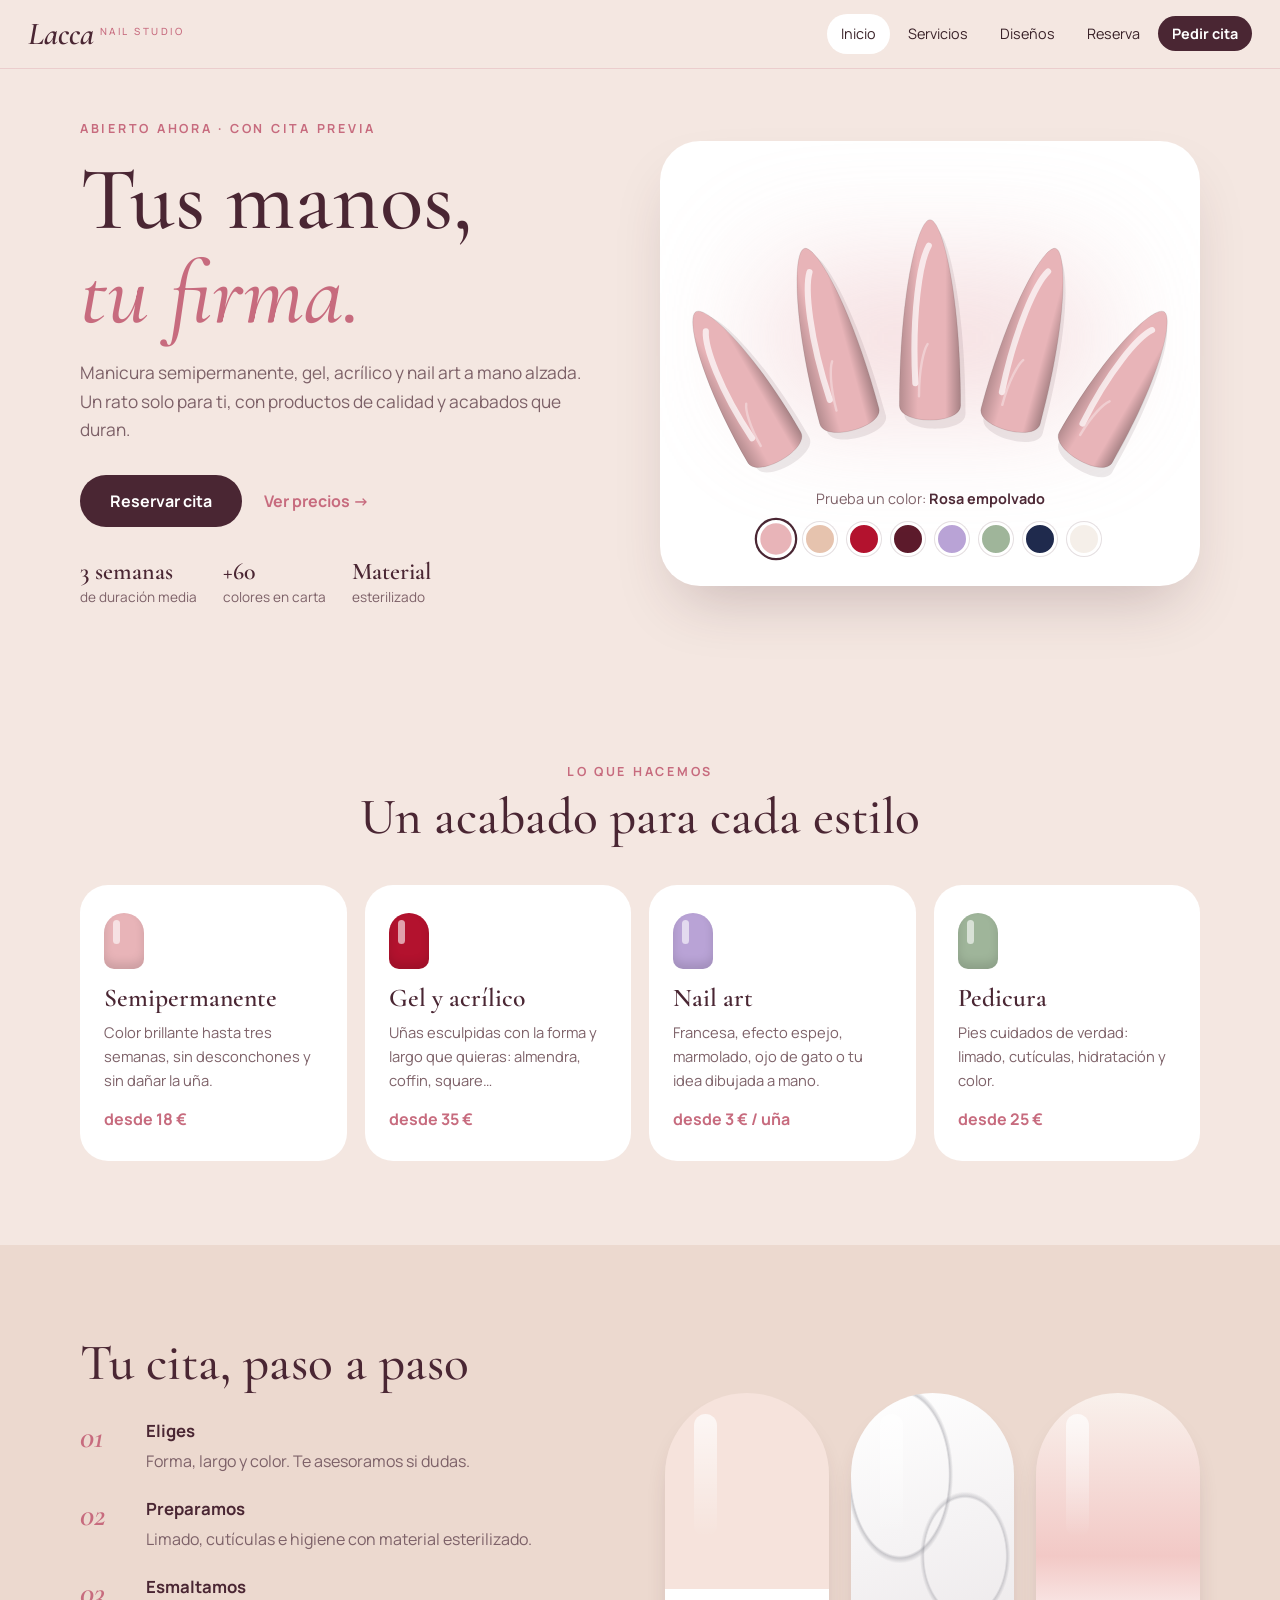
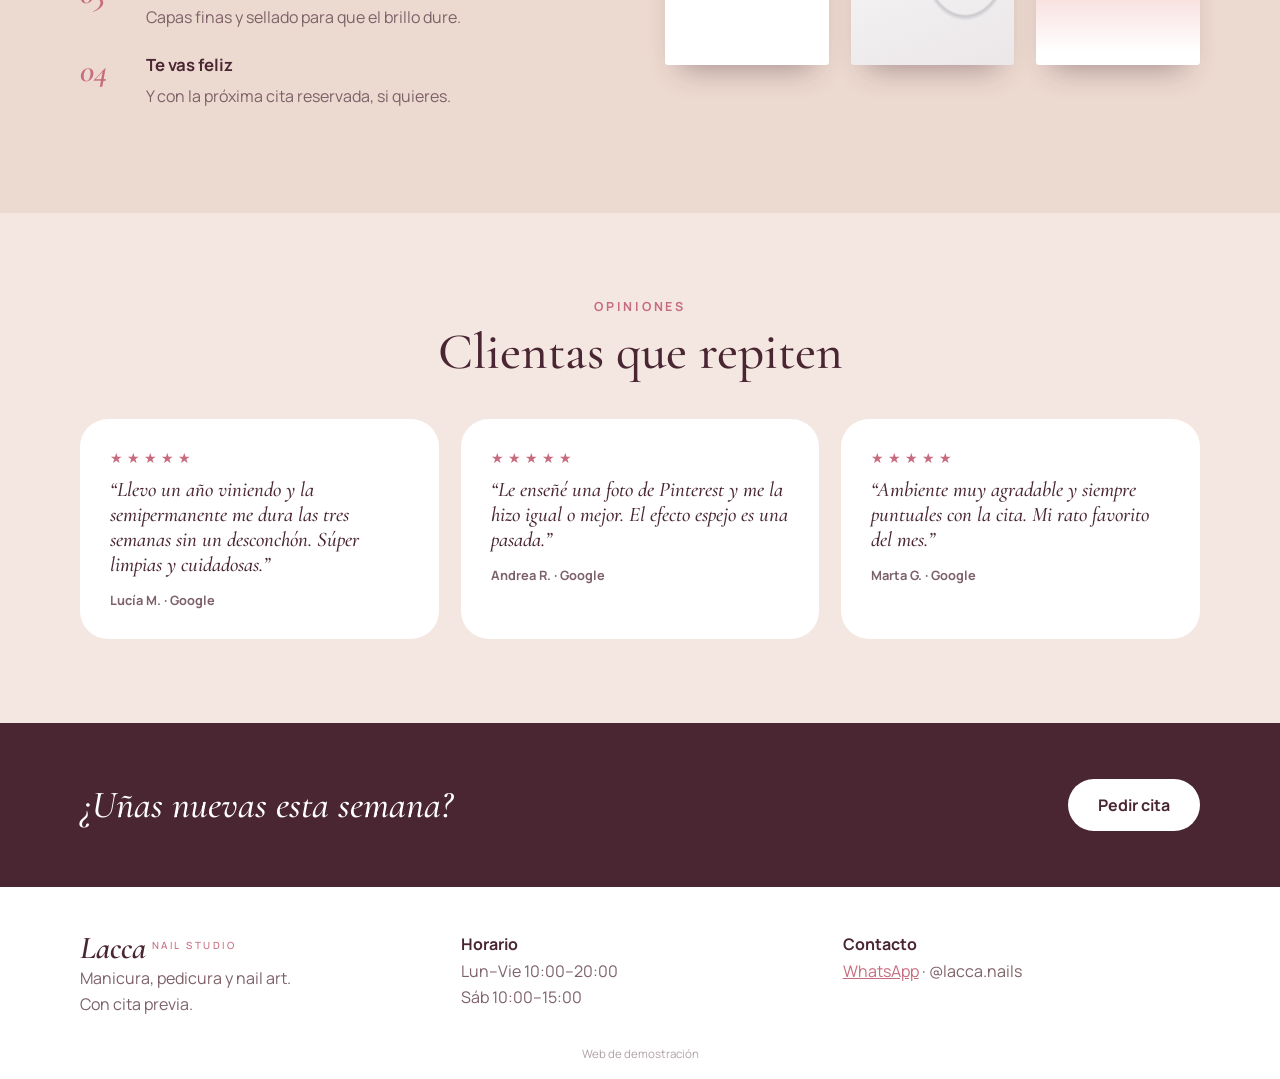
<file: index.html>
<!doctype html><html lang="es"><head><meta charset="utf-8"><meta name="viewport" content="width=device-width,initial-scale=1"><title>Lacca Nail Studio · Manicura y nail art</title><meta name="description" content="Salón de uñas: semipermanente, gel, acrílico, nail art y pedicura. Con cita previa."><meta name="theme-color" content="#f4e7e1"><link rel="icon" href="favicon.svg" type="image/svg+xml">
<link rel="preconnect" href="https://fonts.googleapis.com"><link rel="preconnect" href="https://fonts.gstatic.com" crossorigin>
<link href="https://fonts.googleapis.com/css2?family=Cormorant+Garamond:ital,wght@0,500;0,600;1,500;1,600&family=Manrope:wght@400;500;700&display=swap" rel="stylesheet"><link rel="stylesheet" href="styles.css"></head><body>
<header class="top"><a class="brand" href="index.html">Lacca<sup>nail studio</sup></a>
<button class="burger" aria-label="Menú" aria-expanded="false"><span></span><span></span></button>
<nav class="menu"><a href="index.html" class=on>Inicio</a><a href="servicios.html">Servicios</a><a href="disenos.html">Diseños</a><a href="reserva.html">Reserva</a><a class="pill" href="reserva.html">Pedir cita</a></nav></header>
<main><section class="hero"><div class="wrap hg"><div>
<p class="kick" id="openstate">Nail studio · con cita previa</p>
<h1>Tus manos,<br><em>tu firma.</em></h1>
<p class="lead">Manicura semipermanente, gel, acrílico y nail art a mano alzada. Un rato solo para ti, con productos de calidad y acabados que duran.</p>
<div class="btns"><a class="pill big" href="reserva.html">Reservar cita</a><a class="link" href="servicios.html">Ver precios →</a></div>
<ul class="mini"><li><b>3 semanas</b> de duración media</li><li><b>+60</b> colores en carta</li><li><b>Material</b> esterilizado</li></ul></div>
<div class="stage"><div class="glow"></div><div class="hand"><svg class="handsvg" viewBox="-20 40 360 220" aria-hidden="true"><defs>
<linearGradient id="sh" x1="0" y1="0" x2="1" y2="0"><stop offset="0" stop-color="#000" stop-opacity=".22"/><stop offset=".3" stop-color="#000" stop-opacity="0"/><stop offset=".75" stop-color="#000" stop-opacity="0"/><stop offset="1" stop-color="#000" stop-opacity=".28"/></linearGradient></defs>
<g transform="rotate(-30 160 470) translate(160 215)">
<path d="M-25.0,0 C-25.0,-76.8 -10.0,-128 0,-128 C10.0,-128 25.0,-76.8 25.0,0 C25.0,16.0 -25.0,16.0 -25.0,0 Z" fill="#4a2633" opacity=".10" transform="translate(4 7)"/>
<path class="np" style="transition-delay:120ms" d="M-25.0,0 C-25.0,-76.8 -10.0,-128 0,-128 C10.0,-128 25.0,-76.8 25.0,0 C25.0,16.0 -25.0,16.0 -25.0,0 Z"/>
<path class="nsh" d="M-25.0,0 C-25.0,-76.8 -10.0,-128 0,-128 C10.0,-128 25.0,-76.8 25.0,0 C25.0,16.0 -25.0,16.0 -25.0,0 Z"/>
<path class="ngl" d="M-12.0,-15.36 C-15.0,-64.0 -8.0,-99.84 -1.0,-110.08"/>
<path d="M-9.0,-6.4 C-9.0,-25.6 -5.0,-38.4 -2.0,-42.24" fill="none" stroke="#fff" stroke-width="2" stroke-linecap="round" opacity=".35"/></g><g transform="rotate(-15 160 470) translate(160 215)">
<path d="M-25.0,0 C-25.0,-85.2 -10.0,-142 0,-142 C10.0,-142 25.0,-85.2 25.0,0 C25.0,16.0 -25.0,16.0 -25.0,0 Z" fill="#4a2633" opacity=".10" transform="translate(4 7)"/>
<path class="np" style="transition-delay:60ms" d="M-25.0,0 C-25.0,-85.2 -10.0,-142 0,-142 C10.0,-142 25.0,-85.2 25.0,0 C25.0,16.0 -25.0,16.0 -25.0,0 Z"/>
<path class="nsh" d="M-25.0,0 C-25.0,-85.2 -10.0,-142 0,-142 C10.0,-142 25.0,-85.2 25.0,0 C25.0,16.0 -25.0,16.0 -25.0,0 Z"/>
<path class="ngl" d="M-12.0,-17.04 C-15.0,-71.0 -8.0,-110.76 -1.0,-122.12"/>
<path d="M-9.0,-7.1000000000000005 C-9.0,-28.400000000000002 -5.0,-42.6 -2.0,-46.86" fill="none" stroke="#fff" stroke-width="2" stroke-linecap="round" opacity=".35"/></g><g transform="rotate(0 160 470) translate(160 215)">
<path d="M-25.0,0 C-25.0,-91.2 -10.0,-152 0,-152 C10.0,-152 25.0,-91.2 25.0,0 C25.0,16.0 -25.0,16.0 -25.0,0 Z" fill="#4a2633" opacity=".10" transform="translate(4 7)"/>
<path class="np" style="transition-delay:0ms" d="M-25.0,0 C-25.0,-91.2 -10.0,-152 0,-152 C10.0,-152 25.0,-91.2 25.0,0 C25.0,16.0 -25.0,16.0 -25.0,0 Z"/>
<path class="nsh" d="M-25.0,0 C-25.0,-91.2 -10.0,-152 0,-152 C10.0,-152 25.0,-91.2 25.0,0 C25.0,16.0 -25.0,16.0 -25.0,0 Z"/>
<path class="ngl" d="M-12.0,-18.24 C-15.0,-76.0 -8.0,-118.56 -1.0,-130.72"/>
<path d="M-9.0,-7.6000000000000005 C-9.0,-30.400000000000002 -5.0,-45.6 -2.0,-50.160000000000004" fill="none" stroke="#fff" stroke-width="2" stroke-linecap="round" opacity=".35"/></g><g transform="rotate(15 160 470) translate(160 215)">
<path d="M-25.0,0 C-25.0,-85.2 -10.0,-142 0,-142 C10.0,-142 25.0,-85.2 25.0,0 C25.0,16.0 -25.0,16.0 -25.0,0 Z" fill="#4a2633" opacity=".10" transform="translate(4 7)"/>
<path class="np" style="transition-delay:60ms" d="M-25.0,0 C-25.0,-85.2 -10.0,-142 0,-142 C10.0,-142 25.0,-85.2 25.0,0 C25.0,16.0 -25.0,16.0 -25.0,0 Z"/>
<path class="nsh" d="M-25.0,0 C-25.0,-85.2 -10.0,-142 0,-142 C10.0,-142 25.0,-85.2 25.0,0 C25.0,16.0 -25.0,16.0 -25.0,0 Z"/>
<path class="ngl" d="M-12.0,-17.04 C-15.0,-71.0 -8.0,-110.76 -1.0,-122.12"/>
<path d="M-9.0,-7.1000000000000005 C-9.0,-28.400000000000002 -5.0,-42.6 -2.0,-46.86" fill="none" stroke="#fff" stroke-width="2" stroke-linecap="round" opacity=".35"/></g><g transform="rotate(30 160 470) translate(160 215)">
<path d="M-25.0,0 C-25.0,-76.8 -10.0,-128 0,-128 C10.0,-128 25.0,-76.8 25.0,0 C25.0,16.0 -25.0,16.0 -25.0,0 Z" fill="#4a2633" opacity=".10" transform="translate(4 7)"/>
<path class="np" style="transition-delay:120ms" d="M-25.0,0 C-25.0,-76.8 -10.0,-128 0,-128 C10.0,-128 25.0,-76.8 25.0,0 C25.0,16.0 -25.0,16.0 -25.0,0 Z"/>
<path class="nsh" d="M-25.0,0 C-25.0,-76.8 -10.0,-128 0,-128 C10.0,-128 25.0,-76.8 25.0,0 C25.0,16.0 -25.0,16.0 -25.0,0 Z"/>
<path class="ngl" d="M-12.0,-15.36 C-15.0,-64.0 -8.0,-99.84 -1.0,-110.08"/>
<path d="M-9.0,-6.4 C-9.0,-25.6 -5.0,-38.4 -2.0,-42.24" fill="none" stroke="#fff" stroke-width="2" stroke-linecap="round" opacity=".35"/></g></svg></div><div class="picker"><p>Prueba un color: <b id="cname">Rosa empolvado</b></p><div class="sws"><button class="sw on" style="--c:#e8b4b8" data-c="#e8b4b8" data-n="Rosa empolvado" aria-label="Rosa empolvado"></button><button class="sw" style="--c:#e6c3ae" data-c="#e6c3ae" data-n="Nude" aria-label="Nude"></button><button class="sw" style="--c:#b3122e" data-c="#b3122e" data-n="Rojo cereza" aria-label="Rojo cereza"></button><button class="sw" style="--c:#5c1a2b" data-c="#5c1a2b" data-n="Burdeos" aria-label="Burdeos"></button><button class="sw" style="--c:#b9a3d6" data-c="#b9a3d6" data-n="Lila" aria-label="Lila"></button><button class="sw" style="--c:#9fb59a" data-c="#9fb59a" data-n="Salvia" aria-label="Salvia"></button><button class="sw" style="--c:#1f2a4d" data-c="#1f2a4d" data-n="Azul noche" aria-label="Azul noche"></button><button class="sw" style="--c:#f5efe9" data-c="#f5efe9" data-n="Leche" aria-label="Leche"></button></div></div></div></div></section>
<section class="sec"><div class="wrap"><p class="kick c">Lo que hacemos</p><h2 class="st">Un acabado para cada estilo</h2>
<div class="svc">
<a href="servicios.html#mani" class="s"><span class="dot" style="--c:#e8b4b8"></span><h3>Semipermanente</h3><p>Color brillante hasta tres semanas, sin desconchones y sin dañar la uña.</p><b>desde 18 €</b></a>
<a href="servicios.html#gel" class="s"><span class="dot" style="--c:#b3122e"></span><h3>Gel y acrílico</h3><p>Uñas esculpidas con la forma y largo que quieras: almendra, coffin, square…</p><b>desde 35 €</b></a>
<a href="disenos.html" class="s"><span class="dot" style="--c:#b9a3d6"></span><h3>Nail art</h3><p>Francesa, efecto espejo, marmolado, ojo de gato o tu idea dibujada a mano.</p><b>desde 3 € / uña</b></a>
<a href="servicios.html#pedi" class="s"><span class="dot" style="--c:#9fb59a"></span><h3>Pedicura</h3><p>Pies cuidados de verdad: limado, cutículas, hidratación y color.</p><b>desde 25 €</b></a>
</div></div></section>
<section class="sec soft"><div class="wrap split"><div class="ritual"><h2 class="st l">Tu cita, paso a paso</h2>
<ol><li><b>Eliges</b><span>Forma, largo y color. Te asesoramos si dudas.</span></li><li><b>Preparamos</b><span>Limado, cutículas e higiene con material esterilizado.</span></li><li><b>Esmaltamos</b><span>Capas finas y sellado para que el brillo dure.</span></li><li><b>Te vas feliz</b><span>Y con la próxima cita reservada, si quieres.</span></li></ol></div>
<div class="arts mini3"><div class="art a1"></div><div class="art a3"></div><div class="art a5"></div></div></div></section>
<section class="sec"><div class="wrap"><p class="kick c">Opiniones</p><h2 class="st">Clientas que repiten</h2><div class="rev">
<blockquote>“Llevo un año viniendo y la semipermanente me dura las tres semanas sin un desconchón. Súper limpias y cuidadosas.”<cite>Lucía M. · Google</cite></blockquote>
<blockquote>“Le enseñé una foto de Pinterest y me la hizo igual o mejor. El efecto espejo es una pasada.”<cite>Andrea R. · Google</cite></blockquote>
<blockquote>“Ambiente muy agradable y siempre puntuales con la cita. Mi rato favorito del mes.”<cite>Marta G. · Google</cite></blockquote></div></div></section>
<section class="band"><div class="wrap bi"><h2>¿Uñas nuevas esta semana?</h2><a class="pill big light" href="reserva.html">Pedir cita</a></div></section></main>
<footer><div class="wrap fg"><div><p class="fb">Lacca<sup>nail studio</sup></p><p>Manicura, pedicura y nail art.<br>Con cita previa.</p></div><div><b>Horario</b><p>Lun–Vie 10:00–20:00<br>Sáb 10:00–15:00</p></div><div><b>Contacto</b><p><a href="https://wa.me/34600000000" target="_blank" rel="noopener">WhatsApp</a> · @lacca.nails</p></div></div>
<p class="demo">Web de demostración</p></footer><script src="script.js"></script></body></html>
</file>
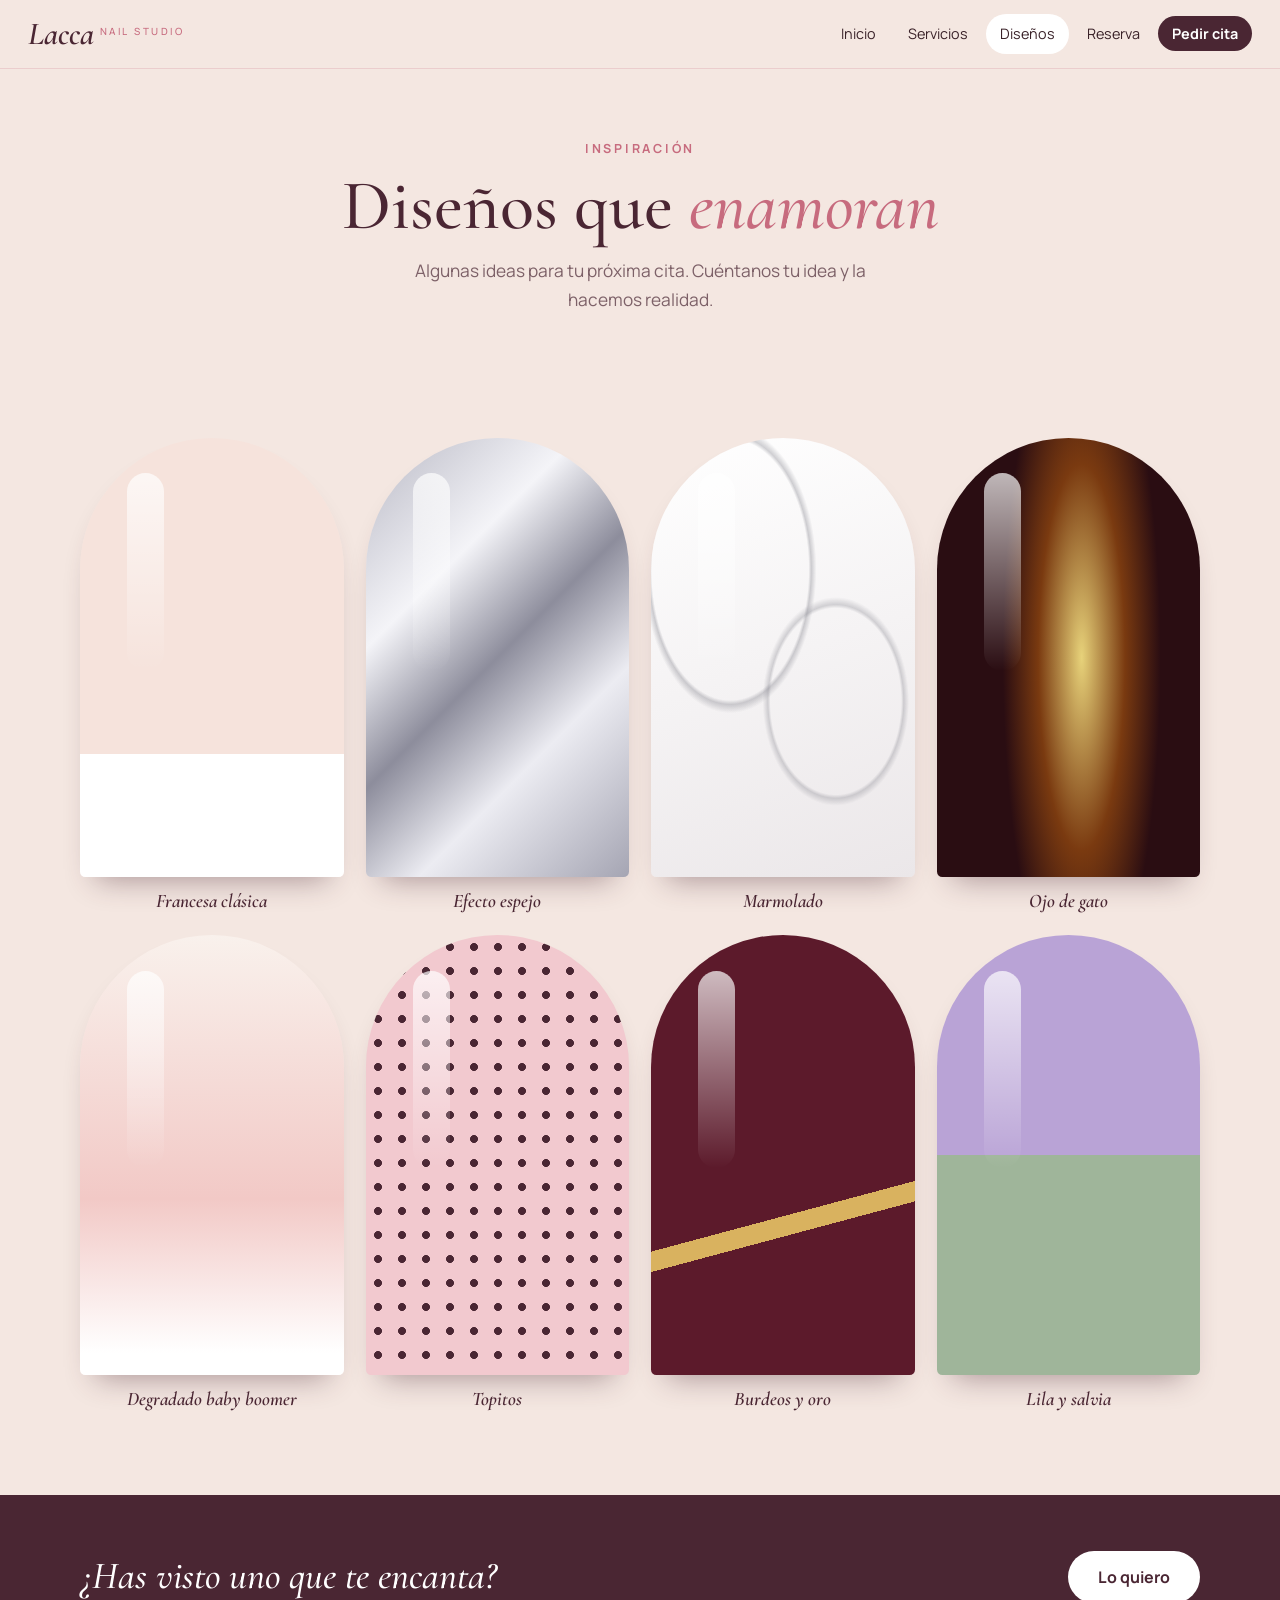
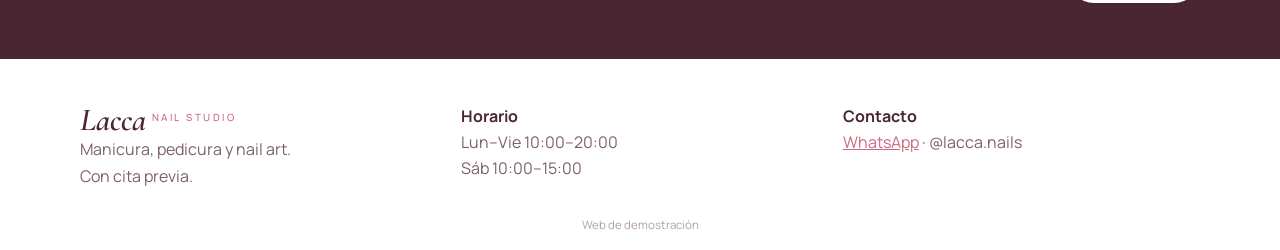
<file: disenos.html>
<!doctype html><html lang="es"><head><meta charset="utf-8"><meta name="viewport" content="width=device-width,initial-scale=1"><title>Diseños · Lacca Nail Studio</title><meta name="description" content="Ideas de nail art: francesa, efecto espejo, marmolado, ojo de gato y más."><meta name="theme-color" content="#f4e7e1"><link rel="icon" href="favicon.svg" type="image/svg+xml">
<link rel="preconnect" href="https://fonts.googleapis.com"><link rel="preconnect" href="https://fonts.gstatic.com" crossorigin>
<link href="https://fonts.googleapis.com/css2?family=Cormorant+Garamond:ital,wght@0,500;0,600;1,500;1,600&family=Manrope:wght@400;500;700&display=swap" rel="stylesheet"><link rel="stylesheet" href="styles.css"></head><body>
<header class="top"><a class="brand" href="index.html">Lacca<sup>nail studio</sup></a>
<button class="burger" aria-label="Menú" aria-expanded="false"><span></span><span></span></button>
<nav class="menu"><a href="index.html">Inicio</a><a href="servicios.html">Servicios</a><a href="disenos.html" class=on>Diseños</a><a href="reserva.html">Reserva</a><a class="pill" href="reserva.html">Pedir cita</a></nav></header>
<main><section class="ph"><div class="wrap"><p class="kick">Inspiración</p><h1>Diseños que <em>enamoran</em></h1><p class="lead">Algunas ideas para tu próxima cita. Cuéntanos tu idea y la hacemos realidad.</p></div></section>
<section class="sec"><div class="wrap arts"><figure><div class="art a1"></div><figcaption>Francesa clásica</figcaption></figure><figure><div class="art a2"></div><figcaption>Efecto espejo</figcaption></figure><figure><div class="art a3"></div><figcaption>Marmolado</figcaption></figure><figure><div class="art a4"></div><figcaption>Ojo de gato</figcaption></figure><figure><div class="art a5"></div><figcaption>Degradado baby boomer</figcaption></figure><figure><div class="art a6"></div><figcaption>Topitos</figcaption></figure><figure><div class="art a7"></div><figcaption>Burdeos y oro</figcaption></figure><figure><div class="art a8"></div><figcaption>Lila y salvia</figcaption></figure></div></section>
<section class="band"><div class="wrap bi"><h2>¿Has visto uno que te encanta?</h2><a class="pill big light" href="reserva.html">Lo quiero</a></div></section></main>
<footer><div class="wrap fg"><div><p class="fb">Lacca<sup>nail studio</sup></p><p>Manicura, pedicura y nail art.<br>Con cita previa.</p></div><div><b>Horario</b><p>Lun–Vie 10:00–20:00<br>Sáb 10:00–15:00</p></div><div><b>Contacto</b><p><a href="https://wa.me/34600000000" target="_blank" rel="noopener">WhatsApp</a> · @lacca.nails</p></div></div>
<p class="demo">Web de demostración</p></footer><script src="script.js"></script></body></html>
</file>
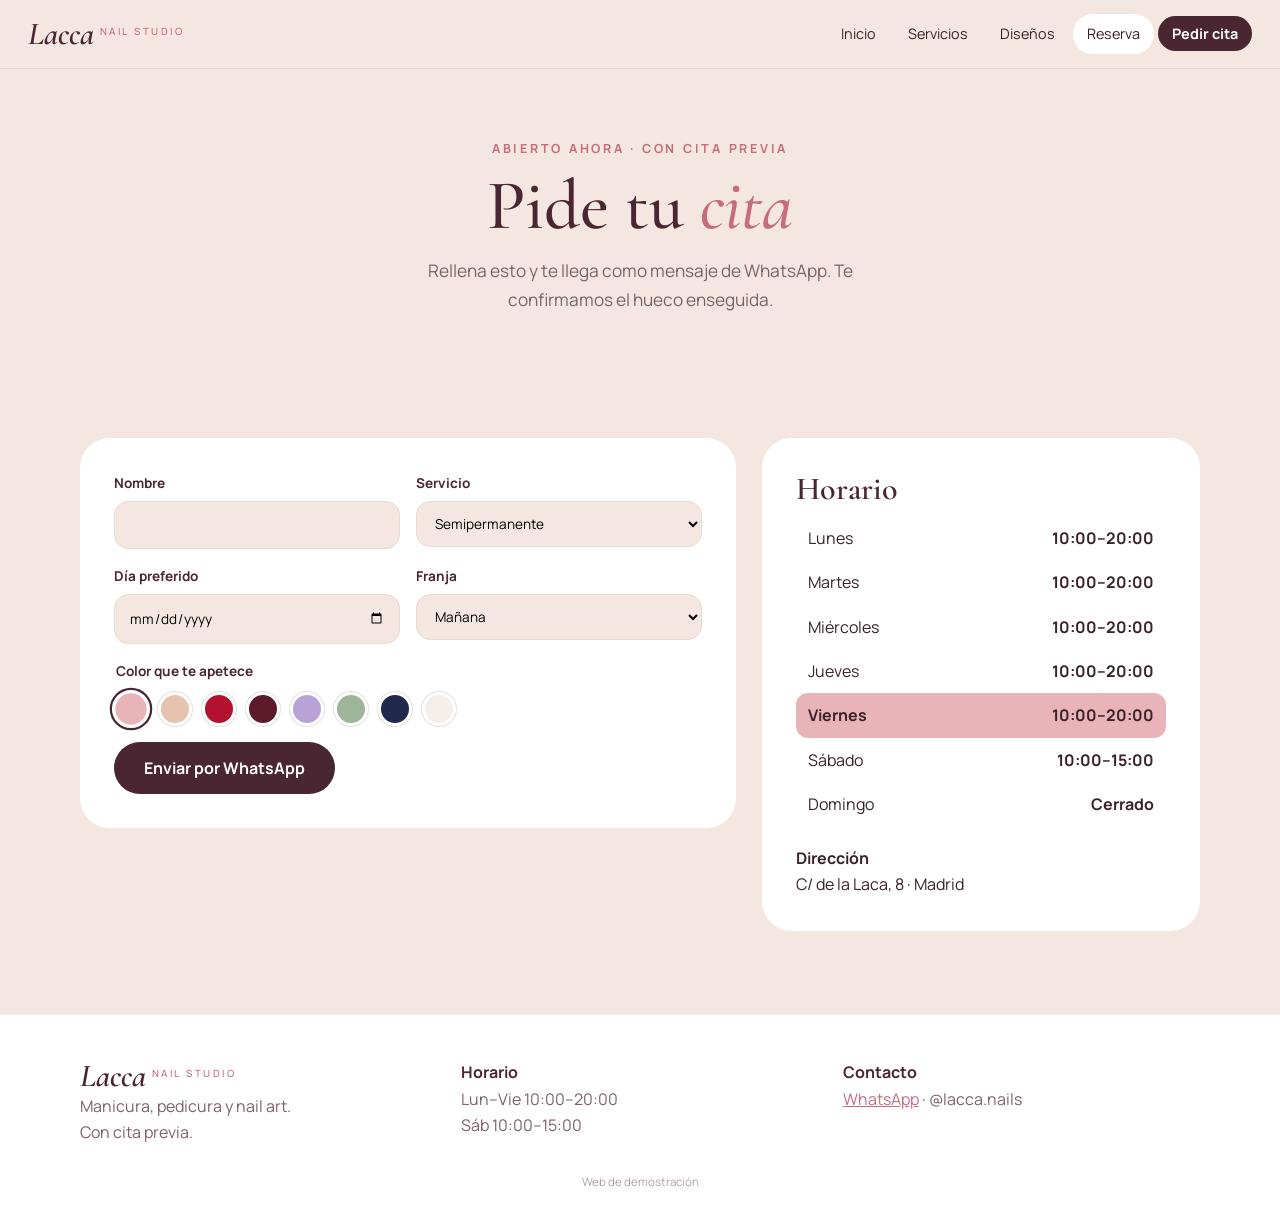
<file: reserva.html>
<!doctype html><html lang="es"><head><meta charset="utf-8"><meta name="viewport" content="width=device-width,initial-scale=1"><title>Reserva tu cita · Lacca Nail Studio</title><meta name="description" content="Pide cita por WhatsApp en Lacca Nail Studio."><meta name="theme-color" content="#f4e7e1"><link rel="icon" href="favicon.svg" type="image/svg+xml">
<link rel="preconnect" href="https://fonts.googleapis.com"><link rel="preconnect" href="https://fonts.gstatic.com" crossorigin>
<link href="https://fonts.googleapis.com/css2?family=Cormorant+Garamond:ital,wght@0,500;0,600;1,500;1,600&family=Manrope:wght@400;500;700&display=swap" rel="stylesheet"><link rel="stylesheet" href="styles.css"></head><body>
<header class="top"><a class="brand" href="index.html">Lacca<sup>nail studio</sup></a>
<button class="burger" aria-label="Menú" aria-expanded="false"><span></span><span></span></button>
<nav class="menu"><a href="index.html">Inicio</a><a href="servicios.html">Servicios</a><a href="disenos.html">Diseños</a><a href="reserva.html" class=on>Reserva</a><a class="pill" href="reserva.html">Pedir cita</a></nav></header>
<main><section class="ph"><div class="wrap"><p class="kick" id="openstate">Reserva</p><h1>Pide tu <em>cita</em></h1><p class="lead">Rellena esto y te llega como mensaje de WhatsApp. Te confirmamos el hueco enseguida.</p></div></section>
<section class="sec"><div class="wrap rg"><form class="form" id="bk"><label>Nombre<input name="n" required autocomplete="given-name"></label>
<label>Servicio<select name="s"><option>Semipermanente</option><option>Manicura rusa + semi</option><option>Gel</option><option>Acrílico</option><option>Relleno</option><option>Pedicura</option><option>Nail art</option></select></label>
<label>Día preferido<input type="date" name="d" required></label>
<label>Franja<select name="f"><option>Mañana</option><option>Tarde</option></select></label>
<fieldset><legend>Color que te apetece</legend><div class="sws"><button class="sw f on" style="--c:#e8b4b8" data-c="#e8b4b8" data-n="Rosa empolvado" aria-label="Rosa empolvado"></button><button class="sw f" style="--c:#e6c3ae" data-c="#e6c3ae" data-n="Nude" aria-label="Nude"></button><button class="sw f" style="--c:#b3122e" data-c="#b3122e" data-n="Rojo cereza" aria-label="Rojo cereza"></button><button class="sw f" style="--c:#5c1a2b" data-c="#5c1a2b" data-n="Burdeos" aria-label="Burdeos"></button><button class="sw f" style="--c:#b9a3d6" data-c="#b9a3d6" data-n="Lila" aria-label="Lila"></button><button class="sw f" style="--c:#9fb59a" data-c="#9fb59a" data-n="Salvia" aria-label="Salvia"></button><button class="sw f" style="--c:#1f2a4d" data-c="#1f2a4d" data-n="Azul noche" aria-label="Azul noche"></button><button class="sw f" style="--c:#f5efe9" data-c="#f5efe9" data-n="Leche" aria-label="Leche"></button></div><input type="hidden" name="c" value="Rosa empolvado"></fieldset>
<button class="pill big" type="submit">Enviar por WhatsApp</button></form>
<div class="box"><h2>Horario</h2><ul class="hrs" id="hours"><li data-d="1"><span>Lunes</span><b>10:00–20:00</b></li><li data-d="2"><span>Martes</span><b>10:00–20:00</b></li><li data-d="3"><span>Miércoles</span><b>10:00–20:00</b></li><li data-d="4"><span>Jueves</span><b>10:00–20:00</b></li><li data-d="5"><span>Viernes</span><b>10:00–20:00</b></li><li data-d="6"><span>Sábado</span><b>10:00–15:00</b></li><li data-d="0"><span>Domingo</span><b>Cerrado</b></li></ul>
<p class="addr"><b>Dirección</b><br>C/ de la Laca, 8 · Madrid</p></div></div></section></main>
<footer><div class="wrap fg"><div><p class="fb">Lacca<sup>nail studio</sup></p><p>Manicura, pedicura y nail art.<br>Con cita previa.</p></div><div><b>Horario</b><p>Lun–Vie 10:00–20:00<br>Sáb 10:00–15:00</p></div><div><b>Contacto</b><p><a href="https://wa.me/34600000000" target="_blank" rel="noopener">WhatsApp</a> · @lacca.nails</p></div></div>
<p class="demo">Web de demostración</p></footer><script src="script.js"></script></body></html>
</file>
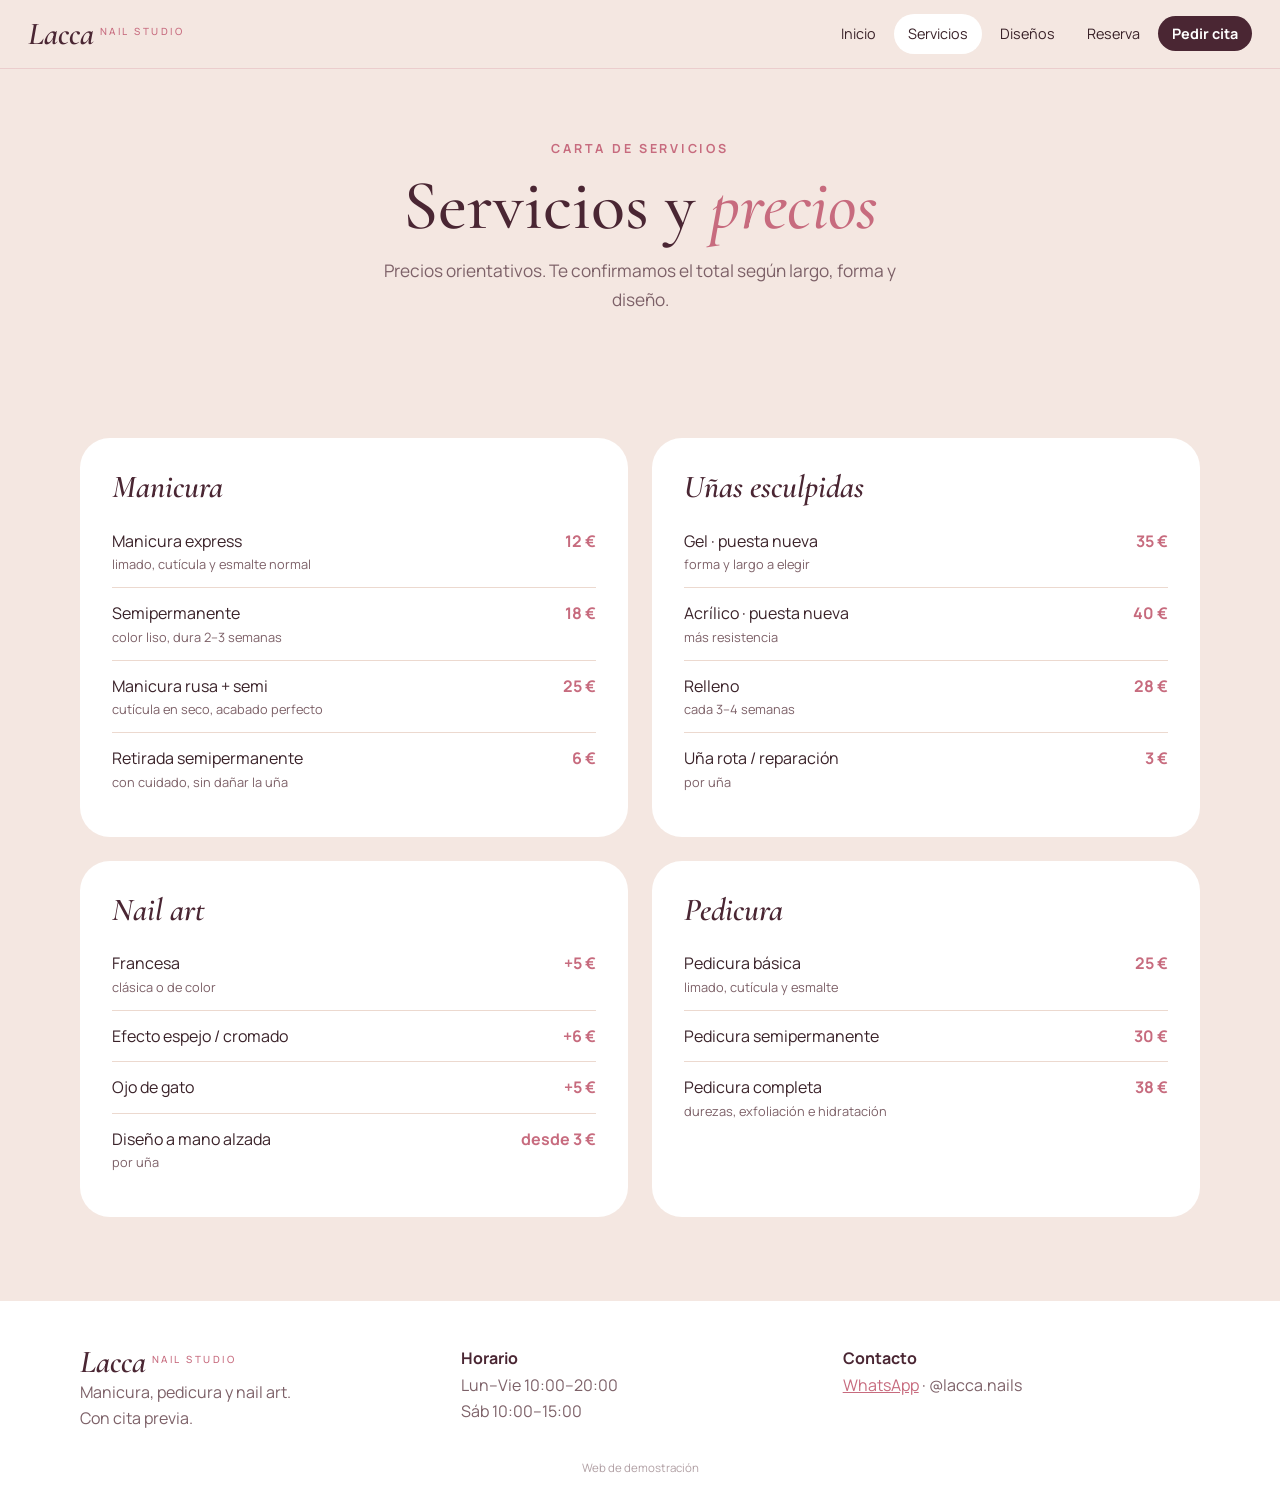
<file: servicios.html>
<!doctype html><html lang="es"><head><meta charset="utf-8"><meta name="viewport" content="width=device-width,initial-scale=1"><title>Servicios y precios · Lacca Nail Studio</title><meta name="description" content="Carta de servicios y precios de manicura, uñas esculpidas, nail art y pedicura."><meta name="theme-color" content="#f4e7e1"><link rel="icon" href="favicon.svg" type="image/svg+xml">
<link rel="preconnect" href="https://fonts.googleapis.com"><link rel="preconnect" href="https://fonts.gstatic.com" crossorigin>
<link href="https://fonts.googleapis.com/css2?family=Cormorant+Garamond:ital,wght@0,500;0,600;1,500;1,600&family=Manrope:wght@400;500;700&display=swap" rel="stylesheet"><link rel="stylesheet" href="styles.css"></head><body>
<header class="top"><a class="brand" href="index.html">Lacca<sup>nail studio</sup></a>
<button class="burger" aria-label="Menú" aria-expanded="false"><span></span><span></span></button>
<nav class="menu"><a href="index.html">Inicio</a><a href="servicios.html" class=on>Servicios</a><a href="disenos.html">Diseños</a><a href="reserva.html">Reserva</a><a class="pill" href="reserva.html">Pedir cita</a></nav></header>
<main><section class="ph"><div class="wrap"><p class="kick">Carta de servicios</p><h1>Servicios y <em>precios</em></h1><p class="lead">Precios orientativos. Te confirmamos el total según largo, forma y diseño.</p></div></section>
<section class="sec"><div class="wrap carta">
<div class="cg" id="mani"><h2>Manicura</h2><ul><li><span>Manicura express<small>limado, cutícula y esmalte normal</small></span><b>12 €</b></li><li><span>Semipermanente<small>color liso, dura 2–3 semanas</small></span><b>18 €</b></li><li><span>Manicura rusa + semi<small>cutícula en seco, acabado perfecto</small></span><b>25 €</b></li><li><span>Retirada semipermanente<small>con cuidado, sin dañar la uña</small></span><b>6 €</b></li></ul></div>
<div class="cg" id="gel"><h2>Uñas esculpidas</h2><ul><li><span>Gel · puesta nueva<small>forma y largo a elegir</small></span><b>35 €</b></li><li><span>Acrílico · puesta nueva<small>más resistencia</small></span><b>40 €</b></li><li><span>Relleno<small>cada 3–4 semanas</small></span><b>28 €</b></li><li><span>Uña rota / reparación<small>por uña</small></span><b>3 €</b></li></ul></div>
<div class="cg"><h2>Nail art</h2><ul><li><span>Francesa<small>clásica o de color</small></span><b>+5 €</b></li><li><span>Efecto espejo / cromado<small></small></span><b>+6 €</b></li><li><span>Ojo de gato<small></small></span><b>+5 €</b></li><li><span>Diseño a mano alzada<small>por uña</small></span><b>desde 3 €</b></li></ul></div>
<div class="cg" id="pedi"><h2>Pedicura</h2><ul><li><span>Pedicura básica<small>limado, cutícula y esmalte</small></span><b>25 €</b></li><li><span>Pedicura semipermanente<small></small></span><b>30 €</b></li><li><span>Pedicura completa<small>durezas, exfoliación e hidratación</small></span><b>38 €</b></li></ul></div>
</div><div class="wrap"></div></section></main>
<footer><div class="wrap fg"><div><p class="fb">Lacca<sup>nail studio</sup></p><p>Manicura, pedicura y nail art.<br>Con cita previa.</p></div><div><b>Horario</b><p>Lun–Vie 10:00–20:00<br>Sáb 10:00–15:00</p></div><div><b>Contacto</b><p><a href="https://wa.me/34600000000" target="_blank" rel="noopener">WhatsApp</a> · @lacca.nails</p></div></div>
<p class="demo">Web de demostración</p></footer><script src="script.js"></script></body></html>
</file>
<file: styles.css>
:root{--nude:#f4e7e1;--nude2:#ecd9cf;--blush:#e8b4b8;--rose:#c76b7e;--plum:#4a2633;--ink:#3a2229;--mut:#7d6168;--polish:#e8b4b8}
*{box-sizing:border-box;margin:0}html{scroll-behavior:smooth}
body{font-family:Manrope,system-ui,sans-serif;color:var(--ink);background:var(--nude);line-height:1.65;overflow-x:hidden}
a{color:var(--rose)}h1,h2,h3,.brand,.fb{font-family:'Cormorant Garamond',Georgia,serif;font-weight:600;line-height:1.05}
em{font-style:italic;color:var(--rose)}
.wrap{width:min(1120px,100% - 40px);margin:0 auto}
.top{position:sticky;top:0;z-index:30;display:flex;justify-content:space-between;align-items:center;padding:14px 28px;background:rgba(244,231,225,.85);backdrop-filter:blur(10px);border-bottom:1px solid rgba(199,107,126,.2)}
.brand,.fb{font-size:2rem;color:var(--plum);text-decoration:none;font-style:italic}.brand sup,.fb sup{font:500 .62rem Manrope,sans-serif;letter-spacing:.25em;text-transform:uppercase;font-style:normal;color:var(--rose);margin-left:6px;vertical-align:.9em}
.menu{display:flex;align-items:center;gap:4px}.menu a{color:var(--ink);text-decoration:none;font-size:.9rem;padding:8px 14px;border-radius:99px}.menu a:hover,.menu a.on{background:#fff}
.pill{display:inline-block;background:var(--plum);color:#fff!important;text-decoration:none;border:0;border-radius:99px;padding:10px 20px;font:700 .9rem Manrope,sans-serif;cursor:pointer;position:relative;overflow:hidden;transition:transform .2s}
.pill:after{content:"";position:absolute;inset:0;background:linear-gradient(105deg,transparent 30%,rgba(255,255,255,.45) 50%,transparent 70%);transform:translateX(-120%);transition:transform .7s}.pill:hover:after{transform:translateX(120%)}.pill:hover{transform:translateY(-2px)}
.pill.big{padding:15px 30px;font-size:1rem}.pill.light{background:#fff;color:var(--plum)!important}
.burger{display:none;background:none;border:0;width:44px;height:44px;cursor:pointer}.burger span{display:block;height:2px;background:var(--plum);margin:7px 10px}
.kick{font-size:.78rem;letter-spacing:.22em;text-transform:uppercase;color:var(--rose);font-weight:700}.kick.c{text-align:center}
.hero{padding:50px 0 70px}.hg{display:grid;grid-template-columns:1fr 1fr;gap:40px;align-items:center}
.hero h1{font-size:clamp(3rem,7vw,5.6rem);color:var(--plum);margin:14px 0 18px;font-weight:500}
.lead{font-size:1.08rem;color:var(--mut);max-width:520px}
.btns{display:flex;align-items:center;gap:22px;flex-wrap:wrap;margin:30px 0}.link{font-weight:700;text-decoration:none}
.mini{list-style:none;padding:0;display:flex;gap:26px;flex-wrap:wrap;font-size:.85rem;color:var(--mut)}.mini b{display:block;font:600 1.5rem 'Cormorant Garamond',serif;color:var(--plum)}
.stage{position:relative;background:#fff;border-radius:40px;padding:50px 30px 30px;box-shadow:0 30px 60px -20px rgba(74,38,51,.25);text-align:center}
.glow{position:absolute;inset:auto 20% 40% 20%;height:140px;background:var(--polish);filter:blur(60px);opacity:.45;transition:background .5s}
.hand{position:relative;height:270px;display:flex;justify-content:center;animation:float 6s ease-in-out infinite}
@keyframes float{50%{transform:translateY(-6px) rotate(.6deg)}}
.handsvg{height:100%;width:100%;max-width:440px;overflow:visible}
.fg,.palm{fill:url(#sk)}.palm{fill:url(#pm)}.fg{stroke:#d9a893;stroke-width:.6}
.cr{fill:none;stroke:#c99482;stroke-width:1.2;stroke-linecap:round;opacity:.55}
.np{fill:var(--polish);stroke:rgba(0,0,0,.12);stroke-width:.6;transition:fill .5s ease}
.nsh{fill:url(#sh);pointer-events:none}
.ngl{fill:none;stroke:#fff;stroke-width:5;stroke-linecap:round;opacity:.7}
.hand.paint .np{animation:brush .6s ease}@keyframes brush{0%{filter:brightness(1.35) saturate(.6)}100%{filter:none}}
.picker{margin-top:26px}.picker p{font-size:.9rem;color:var(--mut);margin-bottom:12px}.picker b{color:var(--plum)}
.sws{display:flex;gap:10px;justify-content:center;flex-wrap:wrap}
.sw{width:34px;height:34px;border-radius:50%;border:3px solid #fff;background:var(--c);box-shadow:0 0 0 1px rgba(74,38,51,.15);cursor:pointer;transition:transform .2s}.sw:hover{transform:scale(1.12)}.sw.on{box-shadow:0 0 0 2px var(--plum);transform:scale(1.12)}
.sec{padding:84px 0}.sec.soft{background:var(--nude2)}
.st{font-size:clamp(2.2rem,4.5vw,3.2rem);color:var(--plum);text-align:center;margin:8px 0 40px;font-weight:500}.st.l{text-align:left;margin-bottom:26px}
.svc{display:grid;grid-template-columns:repeat(4,1fr);gap:18px}
.s{background:#fff;border-radius:28px;padding:28px 24px;text-decoration:none;color:var(--ink);transition:transform .3s,box-shadow .3s;display:flex;flex-direction:column}
.s:hover{transform:translateY(-6px);box-shadow:0 20px 40px -18px rgba(74,38,51,.35)}
.dot{width:40px;height:56px;border-radius:20px 20px 10px 10px;background:var(--c);margin-bottom:16px;position:relative;box-shadow:inset 0 -6px 10px rgba(0,0,0,.12)}.dot:after{content:"";position:absolute;left:9px;top:7px;width:7px;height:24px;border-radius:5px;background:rgba(255,255,255,.6)}
.s h3{font-size:1.6rem;color:var(--plum)}.s p{color:var(--mut);font-size:.92rem;flex:1;margin:8px 0 14px}.s b{color:var(--rose)}
.split{display:grid;grid-template-columns:1fr 1fr;gap:50px;align-items:center}
.ritual ol{list-style:none;padding:0;counter-reset:r}.ritual li{counter-increment:r;display:grid;grid-template-columns:52px 1fr;gap:4px 14px;margin-bottom:20px}
.ritual li:before{content:"0" counter(r);grid-row:span 2;font:italic 600 2rem 'Cormorant Garamond',serif;color:var(--rose)}.ritual b{font-size:1.05rem;color:var(--plum)}.ritual span{color:var(--mut)}
.arts{display:grid;grid-template-columns:repeat(4,1fr);gap:22px}.arts.mini3{grid-template-columns:repeat(3,1fr)}
.arts figure{text-align:center}figcaption{margin-top:12px;font:italic 600 1.2rem 'Cormorant Garamond',serif;color:var(--plum)}
.art{aspect-ratio:3/5;border-radius:999px 999px 40px 40px;position:relative;overflow:hidden;box-shadow:0 18px 30px -16px rgba(74,38,51,.45);transition:transform .35s}.art:hover{transform:translateY(-8px) rotate(-2deg)}
.art:after{content:"";position:absolute;left:18%;top:8%;width:14%;height:45%;border-radius:20px;background:linear-gradient(rgba(255,255,255,.7),rgba(255,255,255,0))}
.a1{background:linear-gradient(#f6e3dc 72%,#fff 72%)}
.a2{background:linear-gradient(135deg,#b8b8c4,#f4f4f8 30%,#8d8d9c 50%,#ececf2 70%,#a5a5b3)}
.a3{background:radial-gradient(ellipse at 30% 30%,transparent 30%,rgba(120,120,130,.35) 31%,transparent 33%),radial-gradient(ellipse at 70% 60%,transparent 25%,rgba(120,120,130,.3) 26%,transparent 28%),linear-gradient(160deg,#fff,#ebe7e9)}
.a4{background:radial-gradient(ellipse 30% 80% at 55% 50%,#e7d27a,#7a3a10 55%,#2a0d12)}
.a5{background:linear-gradient(#f9f1ec,#f2c9c6 60%,#fff 95%)}
.a6{background:radial-gradient(circle,#4a2633 22%,transparent 24%) 0 0/24px 24px,#f2c9cf}
.a7{background:linear-gradient(165deg,#5c1a2b 62%,#d9b25f 62% 66%,#5c1a2b 66%)}
.a8{background:linear-gradient(#b9a3d6 50%,#9fb59a 50%)}
.rev{display:grid;grid-template-columns:repeat(3,1fr);gap:22px}
blockquote{background:#fff;border-radius:28px;padding:30px;font:italic 500 1.3rem 'Cormorant Garamond',serif;color:var(--plum)}blockquote:before{content:"★★★★★";display:block;font:normal .85rem Manrope;color:var(--rose);letter-spacing:4px;margin-bottom:10px}
cite{display:block;font:normal 700 .8rem Manrope,sans-serif;color:var(--mut);margin-top:14px}
.band{background:var(--plum);color:#fff;padding:56px 0}.bi{display:flex;justify-content:space-between;align-items:center;gap:20px;flex-wrap:wrap}.band h2{font-size:2.4rem;font-weight:500;font-style:italic}
.ph{padding:70px 0 40px;text-align:center}.ph h1{font-size:clamp(2.6rem,6vw,4.4rem);color:var(--plum);margin:10px 0 14px;font-weight:500}.ph .lead{margin:0 auto}
.carta{display:grid;grid-template-columns:1fr 1fr;gap:24px}.cg{background:#fff;border-radius:30px;padding:32px;scroll-margin-top:90px}.cg h2{font-size:2rem;color:var(--plum);margin-bottom:12px;font-style:italic}
.cg ul{list-style:none;padding:0}.cg li{display:flex;justify-content:space-between;gap:16px;padding:12px 0;border-bottom:1px solid var(--nude2)}.cg li:last-child{border:0}.cg small{display:block;color:var(--mut);font-size:.8rem}.cg b{color:var(--rose);white-space:nowrap}
.rg{display:grid;grid-template-columns:1.2fr .8fr;gap:26px;align-items:start}
.form,.box{background:#fff;border-radius:30px;padding:34px}.form{display:grid;grid-template-columns:1fr 1fr;gap:16px}.form label{display:flex;flex-direction:column;font-size:.85rem;font-weight:700;color:var(--plum);gap:6px}
.form input,.form select{font:inherit;font-weight:400;padding:12px 14px;border:1px solid var(--nude2);border-radius:14px;background:var(--nude)}
.form fieldset{grid-column:1/-1;border:0;padding:0}.form legend{font-size:.85rem;font-weight:700;color:var(--plum);margin-bottom:10px}.form .sws{justify-content:flex-start}.form button{grid-column:1/-1;justify-self:start}
.box h2{font-size:2rem;color:var(--plum);margin-bottom:10px}.hrs{list-style:none;padding:0}.hrs li{display:flex;justify-content:space-between;padding:9px 12px;border-radius:12px}.hrs li.today{background:var(--blush);font-weight:700}.addr{margin-top:18px}
footer{background:#fff;padding:44px 0 16px;color:var(--mut)}footer b{color:var(--plum)}.fg{display:grid;grid-template-columns:repeat(3,1fr);gap:24px}.demo{text-align:center;font-size:.72rem;opacity:.6;margin-top:26px}
.reveal{opacity:0;transform:translateY(22px);transition:opacity .8s,transform .8s}.reveal.in{opacity:1;transform:none}
@media(max-width:960px){.svc{grid-template-columns:1fr 1fr}.arts{grid-template-columns:repeat(3,1fr)}}
@media(max-width:820px){.hg,.split,.rev,.carta,.rg,.fg{grid-template-columns:1fr}.burger{display:block}.menu{position:absolute;top:100%;left:0;right:0;background:var(--nude);flex-direction:column;align-items:stretch;padding:12px 20px 20px;display:none;border-bottom:1px solid var(--nude2)}.menu.open{display:flex}.menu .pill{text-align:center;margin-top:6px}}
@media(max-width:520px){.svc,.form{grid-template-columns:1fr}.arts{grid-template-columns:1fr 1fr}.top{padding:10px 16px}.sec{padding:60px 0}.hand{height:200px}.handsvg{max-width:90%}.picker .sw{width:30px;height:30px}.picker .sws{gap:7px}.stage{padding:36px 14px 24px}.arts.mini3{grid-template-columns:repeat(3,1fr);gap:10px}}
@media(prefers-reduced-motion:reduce){*{animation:none!important;transition:none!important}.reveal{opacity:1;transform:none}}
</file>
